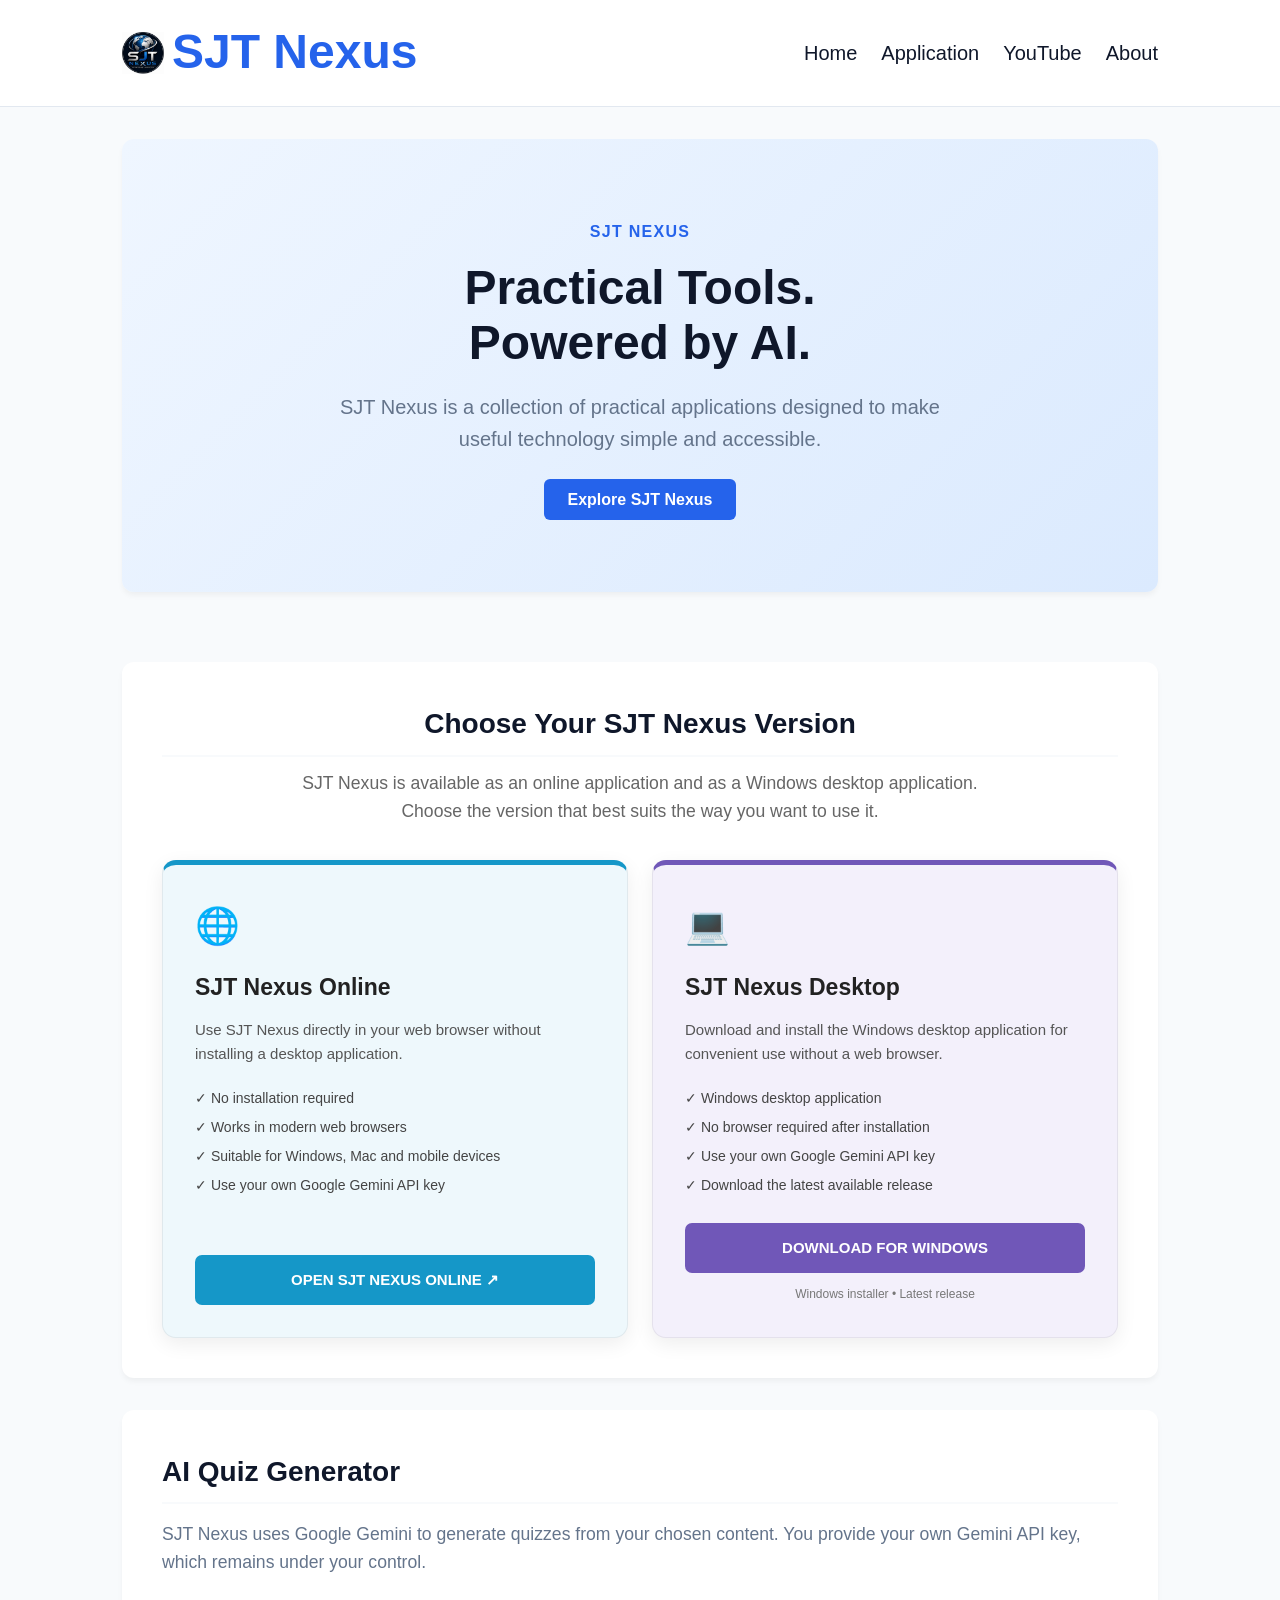
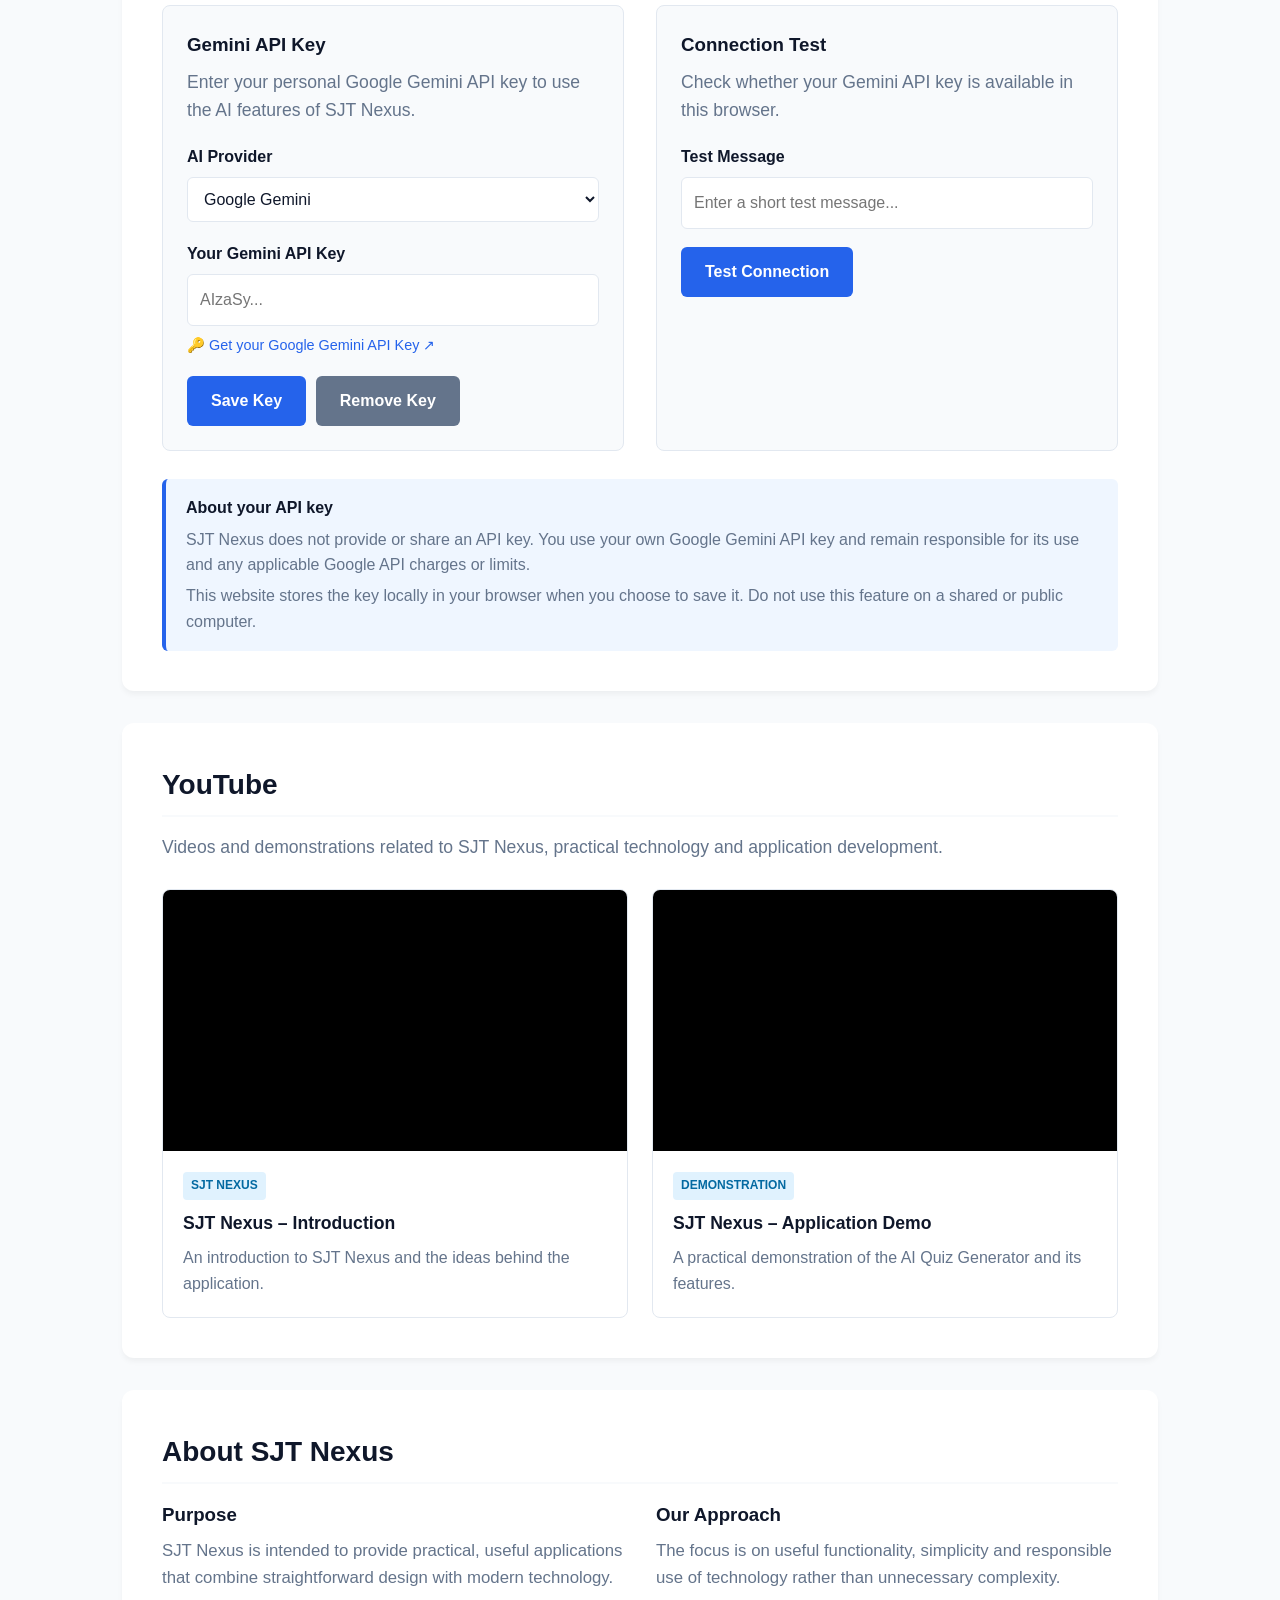
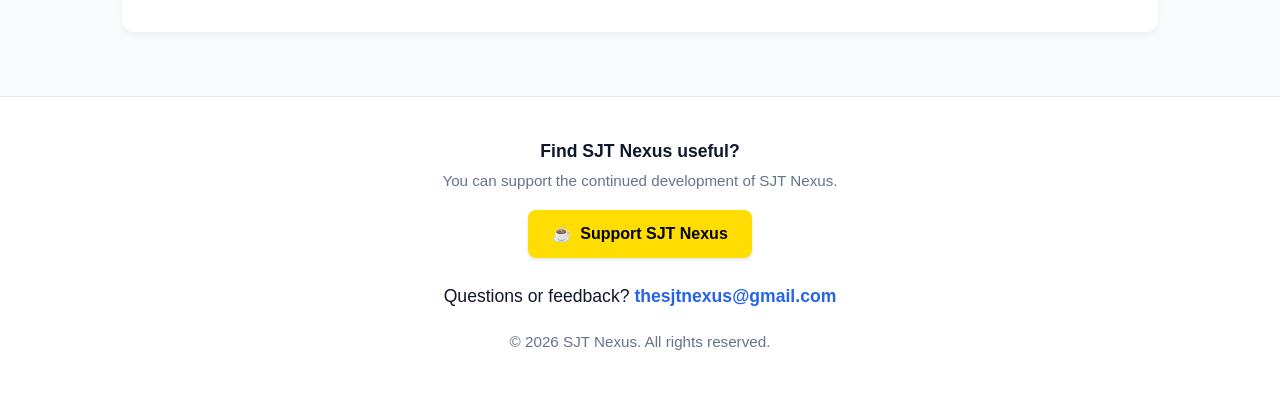
<file: index.html>
<!DOCTYPE html>
<html lang="en">
<head>
    <meta charset="UTF-8">
    <meta name="viewport" content="width=device-width, initial-scale=1.0">

    <title>SJT Nexus</title>

    <link rel="icon" type="image/x-icon" href="/images/sjt.ico">
    <link rel="stylesheet" href="styles.css">
    <script src="script.js" defer></script>

    <style>
        /* =========================================================
           SJT NEXUS VERSION CARDS
           ========================================================= */

        .version-section {
            margin-top: 70px;
        }

        .version-section h2 {
            text-align: center;
            margin-bottom: 12px;
        }

        .version-intro {
            max-width: 720px;
            margin: 0 auto 35px auto;
            text-align: center;
            color: #666;
            line-height: 1.6;
        }

        .version-grid {
            display: grid;
            grid-template-columns: repeat(2, minmax(0, 1fr));
            gap: 24px;
            align-items: stretch;
        }

        .version-card {
            border-radius: 14px;
            padding: 32px;
            display: flex;
            flex-direction: column;
            min-height: 330px;
            box-sizing: border-box;
            border: 1px solid rgba(0, 0, 0, 0.06);
            box-shadow: 0 6px 20px rgba(0, 0, 0, 0.07);
            transition: transform 0.2s ease, box-shadow 0.2s ease;
        }

        .version-card:hover {
            transform: translateY(-3px);
            box-shadow: 0 9px 26px rgba(0, 0, 0, 0.10);
        }

        /* Online card */
        .version-card.online {
            background: #eef8fc;
            border-top: 5px solid #1597c8;
        }

        /* Desktop card */
        .version-card.desktop {
            background: #f3f0fb;
            border-top: 5px solid #7057b8;
        }

        .version-icon {
            font-size: 36px;
            margin-bottom: 14px;
        }

        .version-card h3 {
            margin: 0 0 12px 0;
            font-size: 23px;
            color: #222;
        }

        .version-description {
            margin: 0 0 20px 0;
            color: #555;
            line-height: 1.6;
            font-size: 15px;
        }

        .version-benefits {
            margin: 0 0 25px 0;
            padding: 0;
            list-style: none;
            color: #444;
            line-height: 1.8;
            font-size: 14px;
        }

        .version-benefits li {
            margin-bottom: 4px;
        }

        .version-button {
            display: inline-block;
            width: 100%;
            margin-top: auto;
            padding: 13px 18px;
            box-sizing: border-box;
            border-radius: 7px;
            text-align: center;
            text-decoration: none;
            font-weight: 600;
            font-size: 15px;
            transition: background-color 0.2s ease, transform 0.2s ease;
        }

        .online-button {
            background: #1597c8;
            color: #ffffff;
        }

        .online-button:hover {
            background: #117da6;
        }

        .desktop-button {
            background: #7057b8;
            color: #ffffff;
        }

        .desktop-button:hover {
            background: #59439b;
        }

        .version-note {
            margin-top: 12px;
            text-align: center;
            font-size: 12px;
            color: #777;
        }

        /* =========================================================
           MOBILE RESPONSIVE LAYOUT
           ========================================================= */

        @media (max-width: 768px) {
            .version-section {
                margin-top: 50px;
            }

            .version-grid {
                grid-template-columns: 1fr;
                gap: 20px;
            }

            .version-card {
                min-height: auto;
                padding: 27px;
            }
        }
    </style>
</head>

<body>

    <!-- =========================================================
         HEADER
         ========================================================= -->

    <header>
        <div class="nav-container">

            <a href="#home" class="logo">
                <img src="/images/sjt-logo.png" alt="SJT Nexus" class="logo-img">
                <span>SJT Nexus</span>
            </a>

            <nav>
                <a href="#home">Home</a>
                <a href="#versions">Application</a>
                <a href="#videos">YouTube</a>
                <a href="#about">About</a>
            </nav>

        </div>
    </header>


    <main class="container">

        <!-- =====================================================
             HOME
             ===================================================== -->

        <section id="home" class="hero">

            <div class="hero-content">

                <span class="hero-label">SJT Nexus</span>

                <h1>
                    Practical Tools.<br>
                    Powered by AI.
                </h1>

                <p>
                    SJT Nexus is a collection of practical applications designed
                    to make useful technology simple and accessible.
                </p>

                <a href="#versions" class="btn">
                    Explore SJT Nexus
                </a>

            </div>

        </section>


        <!-- =====================================================
             SJT NEXUS ONLINE / DESKTOP
             ===================================================== -->

        <section id="versions" class="version-section">

            <h2>Choose Your SJT Nexus Version</h2>

            <p class="version-intro">
                SJT Nexus is available as an online application and as a
                Windows desktop application. Choose the version that best
                suits the way you want to use it.
            </p>


            <div class="version-grid">

                <!-- =================================================
                     ONLINE VERSION
                     ================================================= -->

                <div class="version-card online">

                    <div>
                        <div class="version-icon" aria-hidden="true">🌐</div>

                        <h3>SJT Nexus Online</h3>

                        <p class="version-description">
                            Use SJT Nexus directly in your web browser without
                            installing a desktop application.
                        </p>

                        <ul class="version-benefits">
                            <li>✓ No installation required</li>
                            <li>✓ Works in modern web browsers</li>
                            <li>✓ Suitable for Windows, Mac and mobile devices</li>
                            <li>✓ Use your own Google Gemini API key</li>
                        </ul>
                    </div>

                    <a
                        href="https://sjt-nexus-online-new.onrender.com/"
                        target="_blank"
                        rel="noopener noreferrer"
                        class="version-button online-button"
                    >
                        OPEN SJT NEXUS ONLINE ↗
                    </a>

                </div>


                <!-- =================================================
                     DESKTOP VERSION
                     ================================================= -->

                <div class="version-card desktop">

                    <div>
                        <div class="version-icon" aria-hidden="true">💻</div>

                        <h3>SJT Nexus Desktop</h3>

                        <p class="version-description">
                            Download and install the Windows desktop
                            application for convenient use without a web browser.
                        </p>

                        <ul class="version-benefits">
                            <li>✓ Windows desktop application</li>
                            <li>✓ No browser required after installation</li>
                            <li>✓ Use your own Google Gemini API key</li>
                            <li>✓ Download the latest available release</li>
                        </ul>
                    </div>

                    <a
                        href="https://github.com/SJTNexus/SJT_Nexus_App_Setup.exe/releases/latest/download/SJT_Nexus_App_Setup.exe"
                        class="version-button desktop-button"
                    >
                        DOWNLOAD FOR WINDOWS
                    </a>

                    <div class="version-note">
                        Windows installer • Latest release
                    </div>

                </div>

            </div>

        </section>


        <!-- =====================================================
             APPLICATION
             ===================================================== -->

        <section id="api-setup">

            <h2>AI Quiz Generator</h2>

            <p class="section-intro">
                SJT Nexus uses Google Gemini to generate quizzes from your
                chosen content. You provide your own Gemini API key, which
                remains under your control.
            </p>


            <div class="grid-two">

                <!-- API KEY CARD -->

                <div class="api-card">

                    <h3>Gemini API Key</h3>

                    <p class="card-description">
                        Enter your personal Google Gemini API key to use the
                        AI features of SJT Nexus.
                    </p>


                    <div class="form-group">

                        <label for="api-provider">
                            AI Provider
                        </label>

                        <select id="api-provider" onchange="updateGenerationLink()">

                            <option value="google">
                                Google Gemini
                            </option>

                        </select>

                    </div>


                    <div class="form-group">

                        <label for="api-key-input">
                            Your Gemini API Key
                        </label>

                        <input
                            type="password"
                            id="api-key-input"
                            placeholder="AIzaSy..."
                            autocomplete="off"
                            spellcheck="false"
                        >

                        <a
                            id="keygen-link"
                            href="https://aistudio.google.com/app/apikey"
                            target="_blank"
                            rel="noopener noreferrer"
                            class="external-link"
                        >
                            🔑 Get your Google Gemini API Key ↗
                        </a>

                    </div>


                    <div class="button-row">

                        <button
                            class="btn"
                            onclick="saveKey()"
                        >
                            Save Key
                        </button>

                        <button
                            class="btn btn-secondary"
                            onclick="clearKey()"
                        >
                            Remove Key
                        </button>

                    </div>


                    <div
                        id="status-box"
                        class="status-msg"
                        aria-live="polite"
                    ></div>

                </div>


                <!-- TEST CARD -->

                <div class="test-card">

                    <h3>Connection Test</h3>

                    <p class="card-description">
                        Check whether your Gemini API key is available in this
                        browser.
                    </p>


                    <div class="form-group">

                        <label for="test-prompt">
                            Test Message
                        </label>

                        <input
                            type="text"
                            id="test-prompt"
                            placeholder="Enter a short test message..."
                        >

                    </div>


                    <button
                        class="btn"
                        onclick="simulateApiCall()"
                    >
                        Test Connection
                    </button>


                    <div
                        id="api-output"
                        class="api-output"
                        aria-live="polite"
                    ></div>

                </div>

            </div>


            <div class="notice-box">

                <strong>About your API key</strong>

                <p>
                    SJT Nexus does not provide or share an API key.
                    You use your own Google Gemini API key and remain
                    responsible for its use and any applicable Google
                    API charges or limits.
                </p>

                <p>
                    This website stores the key locally in your browser
                    when you choose to save it. Do not use this feature
                    on a shared or public computer.
                </p>

            </div>

        </section>


        <!-- =====================================================
             YOUTUBE
             ===================================================== -->

        <section id="videos">

            <h2>YouTube</h2>

            <p class="section-intro">
                Videos and demonstrations related to SJT Nexus,
                practical technology and application development.
            </p>


            <div class="video-grid">

                <!-- VIDEO 1 -->

                <div class="video-card">

                    <div class="video-wrapper">

                        <iframe
                            src="https://www.youtube.com/embed/VIDEO_ID_1"
                            title="SJT Nexus YouTube Video"
                            allowfullscreen>
                        </iframe>

                    </div>

                    <div class="video-info">

                        <span class="video-tag">
                            SJT Nexus
                        </span>

                        <h3>
                            SJT Nexus – Introduction
                        </h3>

                        <p>
                            An introduction to SJT Nexus and the ideas
                            behind the application.
                        </p>

                    </div>

                </div>


                <!-- VIDEO 2 -->

                <div class="video-card">

                    <div class="video-wrapper">

                        <iframe
                            src="https://www.youtube.com/embed/VIDEO_ID_2"
                            title="SJT Nexus Demonstration"
                            allowfullscreen>
                        </iframe>

                    </div>

                    <div class="video-info">

                        <span class="video-tag">
                            Demonstration
                        </span>

                        <h3>
                            SJT Nexus – Application Demo
                        </h3>

                        <p>
                            A practical demonstration of the AI Quiz
                            Generator and its features.
                        </p>

                    </div>

                </div>

            </div>

        </section>


        <!-- =====================================================
             ABOUT
             ===================================================== -->

        <section id="about">

            <h2>About SJT Nexus</h2>

            <div class="grid-two">

                <div>

                    <h3>Purpose</h3>

                    <p class="about-text">
                        SJT Nexus is intended to provide practical,
                        useful applications that combine straightforward
                        design with modern technology.
                    </p>

                </div>


                <div>

                    <h3>Our Approach</h3>

                    <p class="about-text">
                        The focus is on useful functionality, simplicity
                        and responsible use of technology rather than
                        unnecessary complexity.
                    </p>

                </div>

            </div>

        </section>

    </main>


    <!-- =========================================================
         FOOTER
         ========================================================= -->

    <footer>

        <div class="donation-box">

            <p class="support-title">
                Find SJT Nexus useful?
            </p>

            <p class="support-text">
                You can support the continued development of SJT Nexus.
            </p>

            <a
                href="support.html"
                target="_blank"
                rel="noopener noreferrer"
                class="coffee-btn"
            >
                ☕ <span>Support SJT Nexus</span>
            </a>

        </div>


        <div class="contact-box">

            <p>
                Questions or feedback?
                <a href="mailto:thesjtnexus@gmail.com">
                    thesjtnexus@gmail.com
                </a>
            </p>

        </div>


        <p class="footer-text">
            © 2026 SJT Nexus. All rights reserved.
        </p>

    </footer>

</body>
</html>
</file>
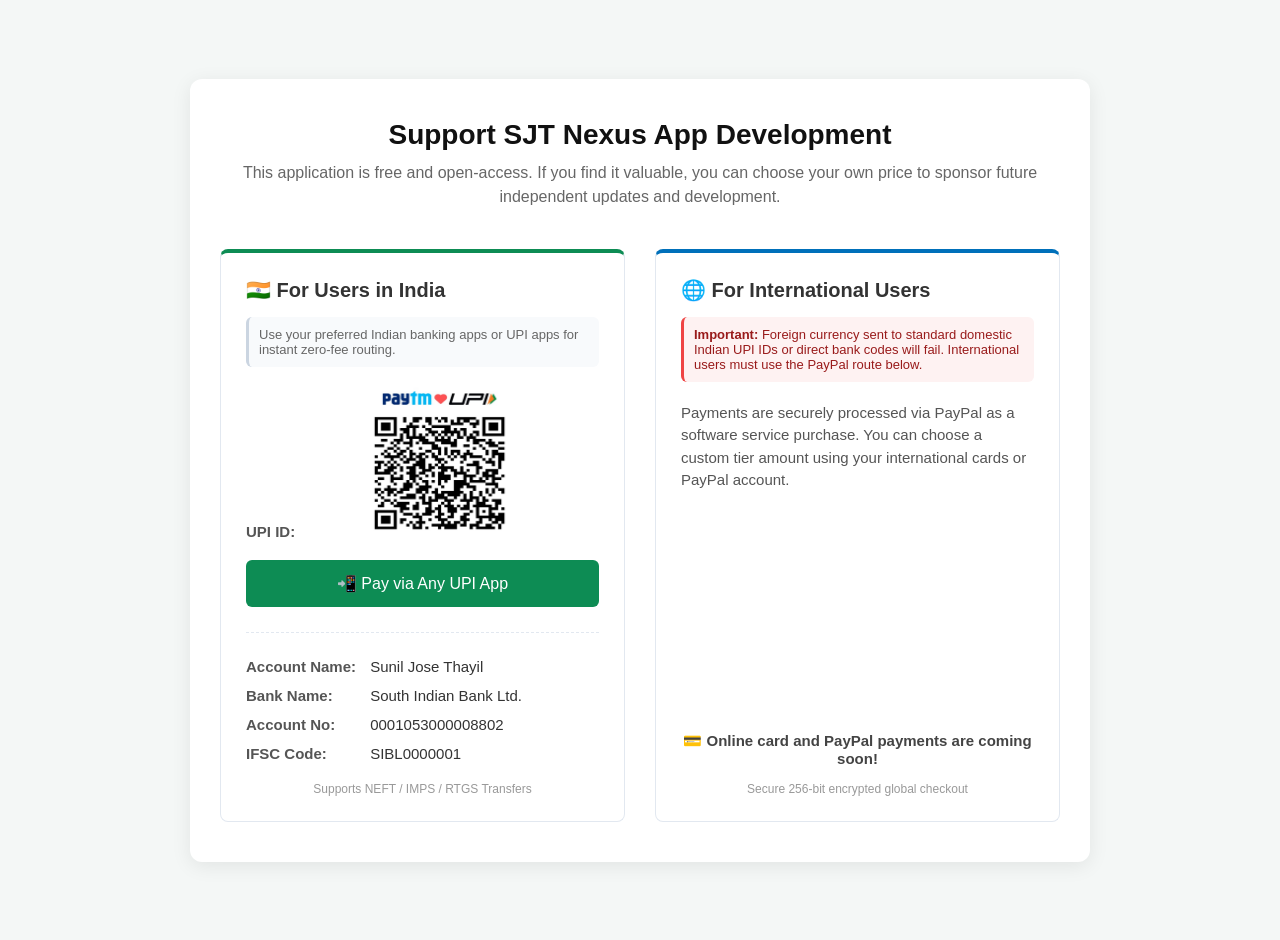
<file: support.html>
<!DOCTYPE html>
<html lang="en">
<head>
    <meta charset="UTF-8">
    <meta name="viewport" content="width=device-width, initial-scale=1.0">
    <link rel="icon" type="image/x-icon" href="/images/sjt.ico">
    <title>Support the Developer</title>
    <style>
        :root {
            --primary-color: #0070ba; /* Trusted PayPal Blue */
            --secondary-color: #00b0ff;
            --upi-color: #0d8c54; /* Clean UPI Green */
            --text-color: #333333;
            --bg-color: #f4f7f6;
            --card-bg: #ffffff;
        }

        body {
            font-family: -apple-system, BlinkMacSystemFont, "Segoe UI", Roboto, Helvetica, Arial, sans-serif;
            background-color: var(--bg-color);
            color: var(--text-color);
            margin: 0;
            padding: 20px;
            display: flex;
            justify-content: center;
            align-items: center;
            min-height: 100vh;
        }

        .container {
            max-width: 900px;
            width: 100%;
            background: var(--card-bg);
            border-radius: 12px;
            box-shadow: 0 4px 20px rgba(0,0,0,0.08);
            padding: 40px 30px;
            box-sizing: border-box;
        }

        .header {
            text-align: center;
            margin-bottom: 40px;
        }

        .header h1 {
            margin: 0 0 10px 0;
            font-size: 28px;
            color: #111;
        }

        .header p {
            margin: 0;
            color: #666;
            font-size: 16px;
            line-height: 1.5;
        }

        /* Responsive Grid Split */
        .payment-grid {
            display: grid;
            grid-template-columns: 1fr 1fr;
            gap: 30px;
        }

        .section-card {
            border: 1px solid #e2e8f0;
            border-radius: 8px;
            padding: 25px;
            display: flex;
            flex-direction: column;
            justify-content: space-between;
        }

        .section-card.india {
            border-top: 4px solid var(--upi-color);
        }

        .section-card.international {
            border-top: 4px solid var(--primary-color);
        }

        h2 {
            font-size: 20px;
            margin-top: 0;
            margin-bottom: 15px;
            display: flex;
            align-items: center;
            gap: 8px;
        }

        .notice {
            font-size: 13px;
            color: #666;
            background: #f8fafc;
            padding: 10px;
            border-radius: 6px;
            margin-bottom: 20px;
            border-left: 3px solid #cbd5e1;
        }

        .notice.warning {
            border-left-color: #ef4444;
            color: #991b1b;
            background: #fef2f2;
        }

        /* Form Details Styling */
        .details-group {
            margin-bottom: 20px;
        }

        .detail-item {
            margin-bottom: 12px;
            font-size: 15px;
        }

        .detail-item strong {
            color: #555;
            display: inline-block;
            width: 120px;
        }

        /* Buttons Styling */
        .btn {
            display: inline-block;
            text-align: center;
            padding: 14px 20px;
            border-radius: 6px;
            font-weight: 6px;
            font-size: 16px;
            text-decoration: none;
            cursor: pointer;
            transition: background 0.2s ease;
            box-sizing: border-box;
            width: 100%;
        }

        .btn-upi {
            background-color: var(--upi-color);
            color: white;
            border: none;
        }

        .btn-upi:hover {
            background-color: #0a6f42;
        }

        .btn-paypal {
            background-color: var(--primary-color);
            color: white;
            border: none;
        }

        .btn-paypal:hover {
            background-color: #005ea6;
        }

        /* Responsive Breakpoint for Mobile Screens */
        @media (max-width: 768px) {
            .payment-grid {
                grid-template-columns: 1fr;
            }
            .container {
                padding: 25px 20px;
            }
        }
    </style>
</head>
<body>

<div class="container">
    <div class="header">
        <h1>Support SJT Nexus App Development</h1>
        <p>This application is free and open-access. If you find it valuable, you can choose your own price to sponsor future independent updates and development.</p>
    </div>

    <div class="payment-grid">
        
        <!-- COLUMN 1: INDIAN USERS -->
        <div class="section-card india">
            <div>
                <h2>🇮🇳 For Users in India</h2>
                <div class="notice">
                    Use your preferred Indian banking apps or UPI apps for instant zero-fee routing.
                </div>
                
                <div class="details-group">
                    <div class="detail-item"><strong>UPI ID:</strong><img src="images/upi_sjt.png" alt="9847700757@ptsbi" width="150" height="150"></div>
                </div>

                <!-- UPI Deep Link: Launches apps like GPay/PhonePe automatically on mobile -->
                <a href="upi://pay?pn=SUNIL JOSE THAYIL&pa=9847700757@ptsbi&cu=INR" class="btn btn-upi">📲 Pay via Any UPI App</a>

                <hr style="border: 0; border-top: 1px dashed #e2e8f0; margin: 25px 0;">

                <div class="details-group">
                    <div class="detail-item"><strong>Account Name:</strong> Sunil Jose Thayil</div>
                    <div class="detail-item"><strong>Bank Name:</strong> South Indian Bank Ltd.</div>
                    <div class="detail-item"><strong>Account No:</strong> 0001053000008802</div>
                    <div class="detail-item"><strong>IFSC Code:</strong> SIBL0000001</div>
                </div>
            </div>
            <p style="font-size: 12px; color: #999; margin: 0; text-align: center;">Supports NEFT / IMPS / RTGS Transfers</p>
        </div>

        <!-- COLUMN 2: INTERNATIONAL USERS -->
        <div class="section-card international">
            <div>
                <h2>🌐 For International Users</h2>
                <div class="notice warning">
                    <strong>Important:</strong> Foreign currency sent to standard domestic Indian UPI IDs or direct bank codes will fail. International users must use the PayPal route below.
                </div>
                
                <p style="font-size: 15px; line-height: 1.5; color: #555; margin-bottom: 25px;">
                    Payments are securely processed via PayPal as a software service purchase. You can choose a custom tier amount using your international cards or PayPal account.
                </p>
            </div>

            <div>
                <!-- Replace the # with your actual PayPal Business "No-Code" Checkout URL -->
                <h6 style="color: #444; font-size: 15px; font-weight: 600; text-align: center; margin: 10px 0; font-family: sans-serif;">
                     💳 Online card and PayPal payments are coming soon! 

                </h6>
                <p style="font-size: 12px; color: #999; margin: 15px 0 0 0; text-align: center;">Secure 256-bit encrypted global checkout</p>
            </div>
        </div>

    </div>
</div>

</body>
</html>
</file>
<file: styles.css>
:root {
    --primary: #2563eb;
    --primary-hover: #1d1dd8;
    --dark: #0f172a;
    --light: #f8fafc;
    --gray: #64748b;
    --border: #e2e8f0;
    --success: #10b981;
    --danger: #991b1b;
}

/* ---------- GENERAL TEXT ---------- */

p {
    font-size: 1.10rem;
}

/* ---------- GENERAL ---------- */

* {
    box-sizing: border-box;
    margin: 0;
    padding: 0;
    font-family:
        -apple-system,
        BlinkMacSystemFont,
        "Segoe UI",
        Roboto,
        Arial,
        sans-serif;
}

html {
    scroll-behavior: smooth;
}

body {
    background-color: var(--light);
    color: var(--dark);
    line-height: 1.6;
}

a {
    text-decoration: none;
}

button,
input,
select {
    font: inherit;
}


/* ---------- HEADER ---------- */

header {
    background: rgba(255, 255, 255, 0.97);
    border-bottom: 1px solid var(--border);
    position: sticky;
    top: 0;
    z-index: 100;
    font-size: 20px;
}

.nav-container {
    max-width: 1100px;
    margin: 0 auto;

    display: flex;
    justify-content: space-between;
    align-items: center;

    padding: 0.9rem 2rem;
}

.logo {
    display: flex;
    align-items: center;
    gap: 0.5rem;

    color: var(--primary);
    font-size: 3.0rem;
    font-weight: 700;
}

.logo-img {
    width: 42px;
    height: 42px;
    object-fit: contain;
}

nav {
    display: flex;
    align-items: center;
}

nav a {
    color: var(--dark);
    margin-left: 1.5rem;
    font-weight: 500;
    transition: color 0.2s;
}

nav a:hover {
    color: var(--primary);
}


/* ---------- MAIN CONTAINER ---------- */

.container {
    max-width: 1100px;
    margin: 2rem auto;
    padding: 0 2rem;
}

section {
    background: white;
    padding: 2.5rem;
    border-radius: 12px;

    box-shadow:
        0 4px 6px -1px rgba(0, 0, 0, 0.05);

    margin-bottom: 2rem;

    scroll-margin-top: 90px;
}


/* ---------- HERO ---------- */

.hero {
    text-align: center;

    padding: 5rem 2rem;

    background:
        linear-gradient(
            135deg,
            #eff6ff 0%,
            #dbeafe 100%
        );

    border-radius: 12px;

    margin-bottom: 2rem;
}

.hero-content {
    max-width: 700px;
    margin: auto;
}

.hero-label {
    display: inline-block;

    color: var(--primary);
    font-weight: 700;
    letter-spacing: 0.08em;
    text-transform: uppercase;

    margin-bottom: 1rem;
}

.hero h1 {
    font-size: 3rem;
    line-height: 1.15;

    color: var(--dark);

    margin-bottom: 1.25rem;
}

.hero p {
    font-size: 1.25rem;
    color: var(--gray);

    max-width: 620px;
    margin: 0 auto 2rem;
}


/* ---------- BUTTON ---------- */

.btn {
    background-color: var(--primary);

    color: white;

    padding: 0.75rem 1.5rem;

    border: none;
    border-radius: 6px;

    font-size: 1rem;
    font-weight: 600;

    cursor: pointer;

    transition:
        background 0.2s,
        transform 0.15s;
}

.btn:hover {
    background-color: var(--primary-hover);
    transform: translateY(-1px);
}

.btn-secondary {
    background-color: var(--gray);
}

.btn-secondary:hover {
    background-color: #475569;
}

.button-row {
    display: flex;
    gap: 0.6rem;
    flex-wrap: wrap;
}


/* ---------- HEADINGS ---------- */

h2 {
    margin-bottom: 1rem;

    color: var(--dark);

    font-size: 1.75rem;

    border-bottom: 2px solid var(--light);

    padding-bottom: 0.5rem;
}

h3 {
    color: var(--dark);
    margin-bottom: 0.5rem;
}

.section-intro {
    color: var(--gray);
    margin-bottom: 1.75rem;
     font-size: 1.1rem;
}


/* ---------- TWO COLUMN ---------- */

.grid-two {
    display: grid;

    grid-template-columns:
        repeat(auto-fit, minmax(300px, 1fr));

    gap: 2rem;
}


/* ---------- API CARD ---------- */

.api-card,
.test-card {
    border: 1px solid var(--border);

    padding: 1.5rem;

    border-radius: 8px;

    background: var(--light);
}

.card-description {
    color: var(--gray);

    font-size: 1.1rem;

    margin-bottom: 1.25rem;
}


/* ---------- FORM ---------- */

.form-group {
    margin-bottom: 1.15rem;
}

label {
    display: block;

    margin-bottom: 0.5rem;

    font-weight: 600;
}

input[type="text"],
input[type="password"],
select {
    width: 100%;

    padding: 0.75rem;

    border: 1px solid var(--border);

    border-radius: 6px;

    font-size: 1rem;

    background: white;

    color: var(--dark);
}

input:focus,
select:focus {
    outline: none;

    border-color: var(--primary);

    box-shadow:
        0 0 0 2px rgba(37, 99, 235, 0.12);
}


/* ---------- API LINK ---------- */

.external-link {
    display: inline-block;

    margin-top: 0.5rem;

    color: var(--primary);

    font-size: 0.9rem;

    font-weight: 500;
}

.external-link:hover {
    text-decoration: underline;
}


/* ---------- STATUS ---------- */

.status-msg {
    padding: 0.75rem;

    border-radius: 6px;

    margin-top: 1rem;

    display: none;

    font-size: 0.9rem;
}


/* ---------- TEST OUTPUT ---------- */

.api-output {
    margin-top: 1rem;

    padding: 1rem;

    background: white;

    border-radius: 6px;

    font-family: monospace;

    font-size: 0.9rem;

    display: none;

    border-left: 4px solid var(--primary);

    white-space: pre-wrap;

    word-break: break-word;
}


/* ---------- NOTICE ---------- */

.notice-box {
    margin-top: 1.75rem;

    padding: 1rem 1.25rem;

    border-left: 4px solid var(--primary);

    background: #eff6ff;

    border-radius: 6px;
}

.notice-box strong {
    display: block;

    margin-bottom: 0.4rem;
}

.notice-box p {
    color: var(--gray);

    font-size: 1.0rem;

    margin-top: 0.35rem;
}


/* ---------- VIDEOS ---------- */

.video-grid {
    display: grid;

    grid-template-columns:
        repeat(auto-fit, minmax(300px, 1fr));

    gap: 1.5rem;
}

.video-card {
    border: 1px solid var(--border);

    border-radius: 8px;

    overflow: hidden;

    background: white;
}

.video-wrapper {
    position: relative;

    padding-bottom: 56.25%;

    height: 0;

    background: #000;
}

.video-wrapper iframe {
    position: absolute;

    top: 0;
    left: 0;

    width: 100%;
    height: 100%;

    border: 0;
}

.video-info {
    padding: 1.25rem;
}

.video-tag {
    display: inline-block;

    background: #e0f2fe;

    color: #0369a1;

    padding: 0.25rem 0.5rem;

    border-radius: 4px;

    font-size: 0.75rem;

    font-weight: 600;

    margin-bottom: 0.6rem;

    text-transform: uppercase;
}

.video-info h3 {
    font-size: 1.1rem;

    margin-bottom: 0.5rem;
}

.video-info p {
    color: var(--gray);

    font-size: 1.0rem;
}


/* ---------- ABOUT ---------- */

.about-text {
    color: var(--gray);
    margin-top: 0.5rem;
     font-size: 1.05rem;
}


/* ---------- FOOTER ---------- */

footer {
    background: white;

    border-top: 1px solid var(--border);

    padding: 2.5rem 1rem;

    text-align: center;

    margin-top: 4rem;
}

.donation-box {
    margin-bottom: 1.5rem;
}

.support-title {
    margin-bottom: 0.25rem;

    font-weight: 600;
}

.support-text {
    color: var(--gray);

    margin-bottom: 1rem;

    font-size: 0.95rem;
}

.coffee-btn {
    background-color: #ffdd00;

    color: #000;

    padding: 0.7rem 1.5rem;

    border-radius: 8px;

    font-weight: 700;

    display: inline-flex;

    align-items: center;

    gap: 0.5rem;

    box-shadow:
        0 2px 4px rgba(0, 0, 0, 0.1);

    transition: transform 0.2s;
}

.coffee-btn:hover {
    transform: translateY(-2px);
}

.footer-text {
    color: var(--gray);

    font-size: 0.95rem;
}

.contact-box {
    margin-bottom: 1.25rem;
}

.contact-box p {
    color: var(--dark);
    font-size: 1.10rem;
}

.contact-box a {
    color: var(--primary);
    font-weight: 600;
}

.contact-box a:hover {
    text-decoration: underline;
}

/* ---------- MOBILE ---------- */

@media (max-width: 700px) {

    .nav-container {
        padding: 0.8rem 1rem;
    }

    .logo {
        font-size: 1.3rem;
    }

    .logo-img {
        width: 36px;
        height: 36px;
    }

    nav a {
        margin-left: 0.8rem;
        font-size: 0.85rem;
    }

    .container {
        padding: 0 1rem;
    }

    section {
        padding: 1.5rem;
    }

    .hero {
        padding: 3.5rem 1.25rem;
    }

    .hero h1 {
        font-size: 2.2rem;
    }

    .hero p {
        font-size: 1rem;
    }

    h2 {
        font-size: 1.5rem;
    }

    .button-row {
        flex-direction: column;
    }

    .button-row .btn {
        width: 100%;
    }
}
</file>
